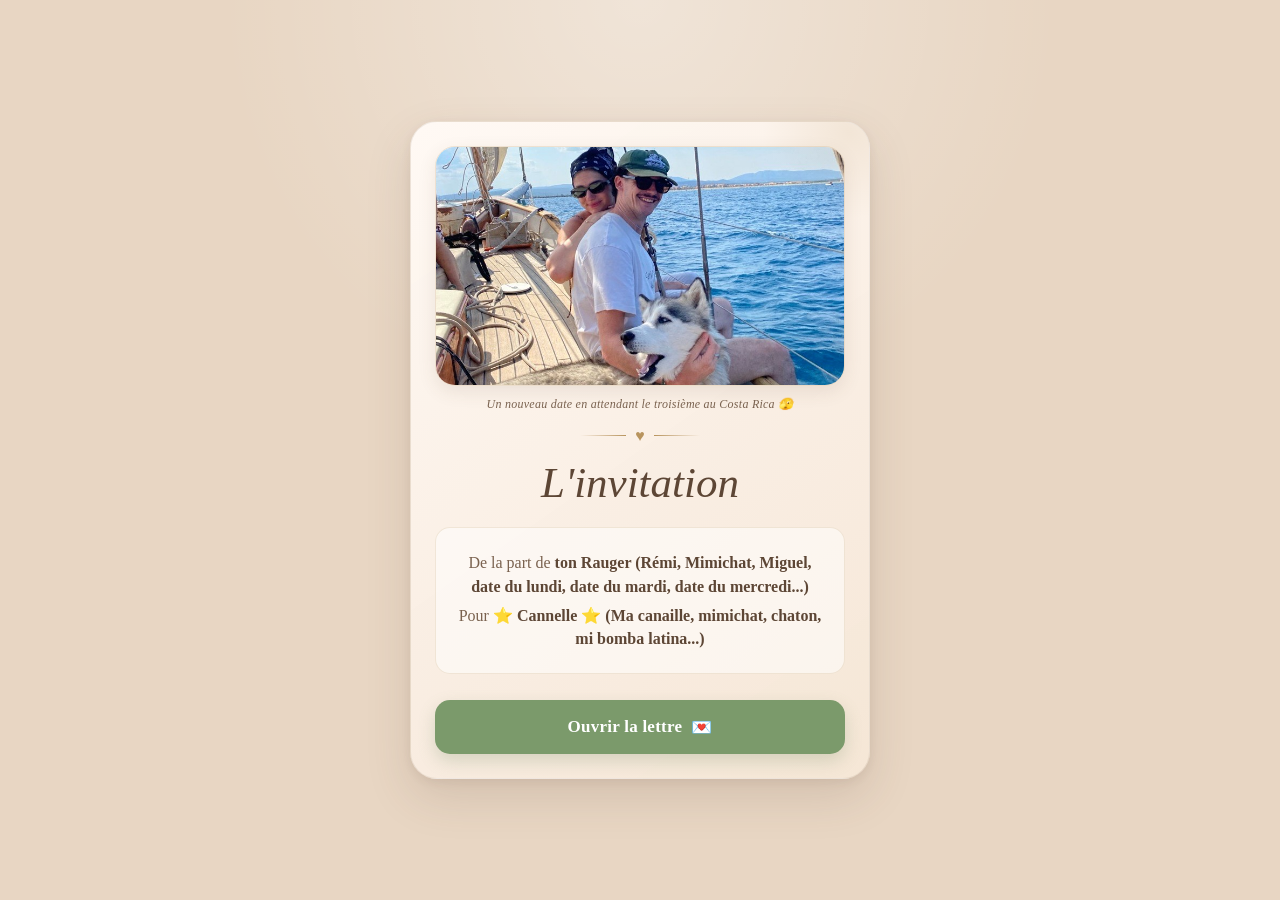
<file: index.html>
<!DOCTYPE html>
<html lang="fr">
<head>
    <meta charset="UTF-8">

    <meta
        name="viewport"
        content="width=device-width, initial-scale=1, viewport-fit=cover"
    >

    <meta
        name="theme-color"
        content="#e8d6c3"
    >

    <title>Invitation pour Cannelle</title>

    <link rel="stylesheet" href="style.css">
</head>

<body>
    <main class="page">
        <article class="card">
            <img src="images/Image16.jpg" class="hero-photo" alt="">
            <p class="photo-caption">
                Un nouveau date en attendant le troisième au Costa Rica 🫣
            </p>

            <div class="ornament" aria-hidden="true">
                ♥
            </div>

            <h1 class="page-title">
                L'invitation
            </h1>

            <div class="invitation-details">
                <p>
                    De la part de
                    <strong>
                        ton Rauger 
                        (Rémi, Mimichat, Miguel, date du lundi, date du mardi, date du mercredi...)
                    </strong>
                </p>

                <p>
                    Pour
                    <strong>
                        ⭐ Cannelle ⭐
                        (Ma canaille, mimichat, chaton, mi bomba latina...)
                    </strong>
                </p>
            </div>

            <button
                type="button"
                class="primary-button transition-link"
                data-href="invitation.html"
            >
                <span>Ouvrir la lettre</span>
                <span aria-hidden="true">💌</span>
            </button>
        </article>
    </main>

    <script>
        document
            .querySelectorAll(".transition-link")
            .forEach(function (button) {
                button.addEventListener("click", function () {
                    const destination = button.dataset.href;
                    const page = document.querySelector(".page");

                    page.classList.add("page-exit");

                    window.setTimeout(function () {
                        window.location.href = destination;
                    }, 330);
                });
            });
    </script>
</body>
</html>
</file>
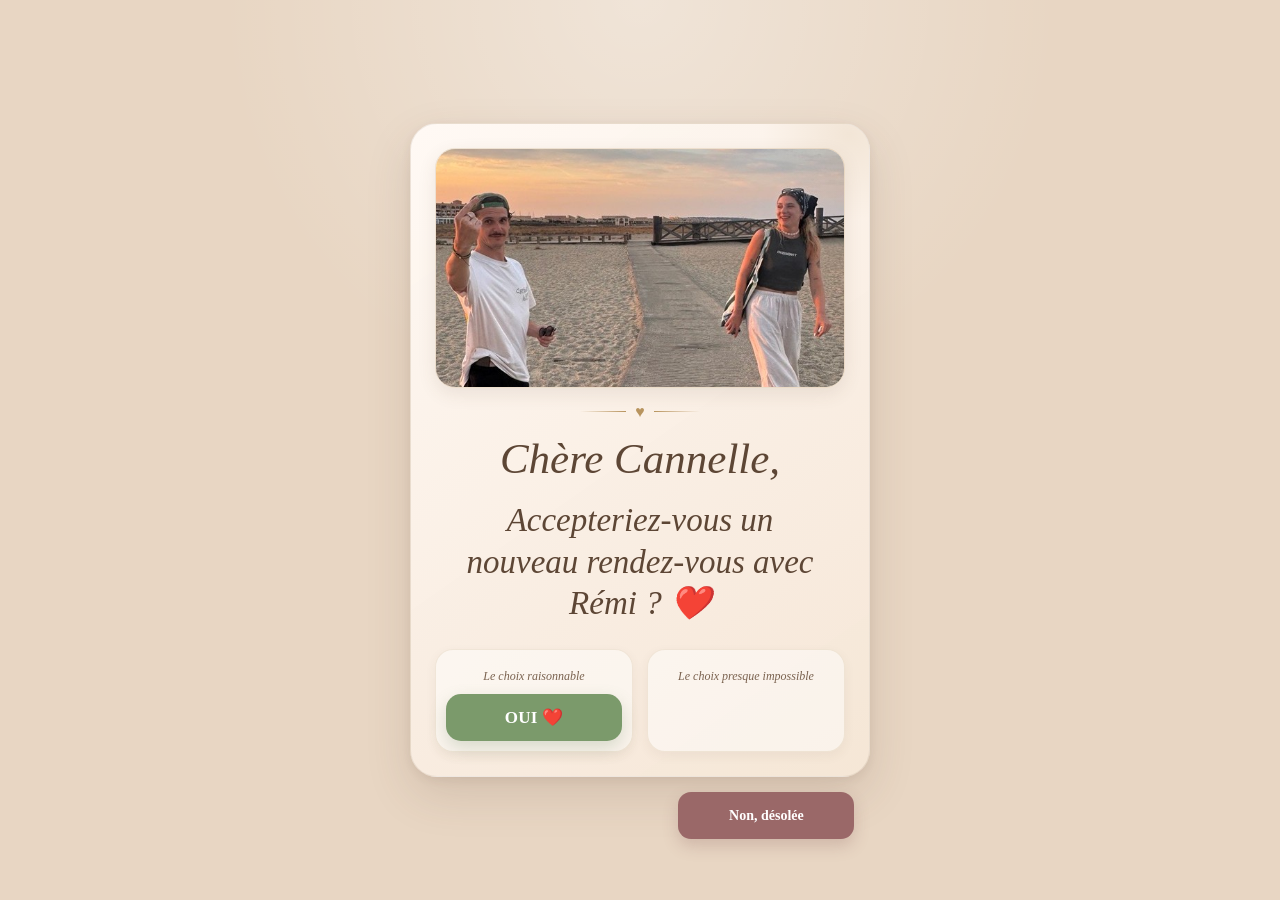
<file: invitation.html>
<!DOCTYPE html>
<html lang="fr">
<head>
    <meta charset="UTF-8">

    <meta
        name="viewport"
        content="width=device-width, initial-scale=1, viewport-fit=cover"
    >

    <meta
        name="theme-color"
        content="#e8d6c3"
    >

    <title>L’invitation</title>

    <link rel="stylesheet" href="style.css">
</head>

<body>
    <main class="page">
        <article class="container">
            <img src="images/Image17.jpg" class="top-img" alt="">
            <div class="ornament" aria-hidden="true">
                ♥
            </div>

            <h1 class="page-title">
                Chère Cannelle,
            </h1>

            <h2 class="question-title">
                Accepteriez-vous un nouveau rendez-vous avec Rémi&nbsp;? ❤️
            </h2>

            <section class="options" aria-label="Réponse à l’invitation">
                <div class="choice">

                    <span class="choice-label">
                        Le choix raisonnable
                    </span>

                    <button
                        type="button"
                        class="btn-yes"
                        id="yesButton"
                    >
                        OUI ❤️
                    </button>
                </div>

                <div class="choice">

                    <span class="choice-label">
                        Le choix presque impossible
                    </span>
                </div>
            </section>
        </article>
    </main>

    <button
        type="button"
        class="no-btn"
        id="noButton"
        aria-label="Refuser l’invitation"
    >
        Non, désolée
    </button>

    <script src="script.js"></script>
</body>
</html>
</file>
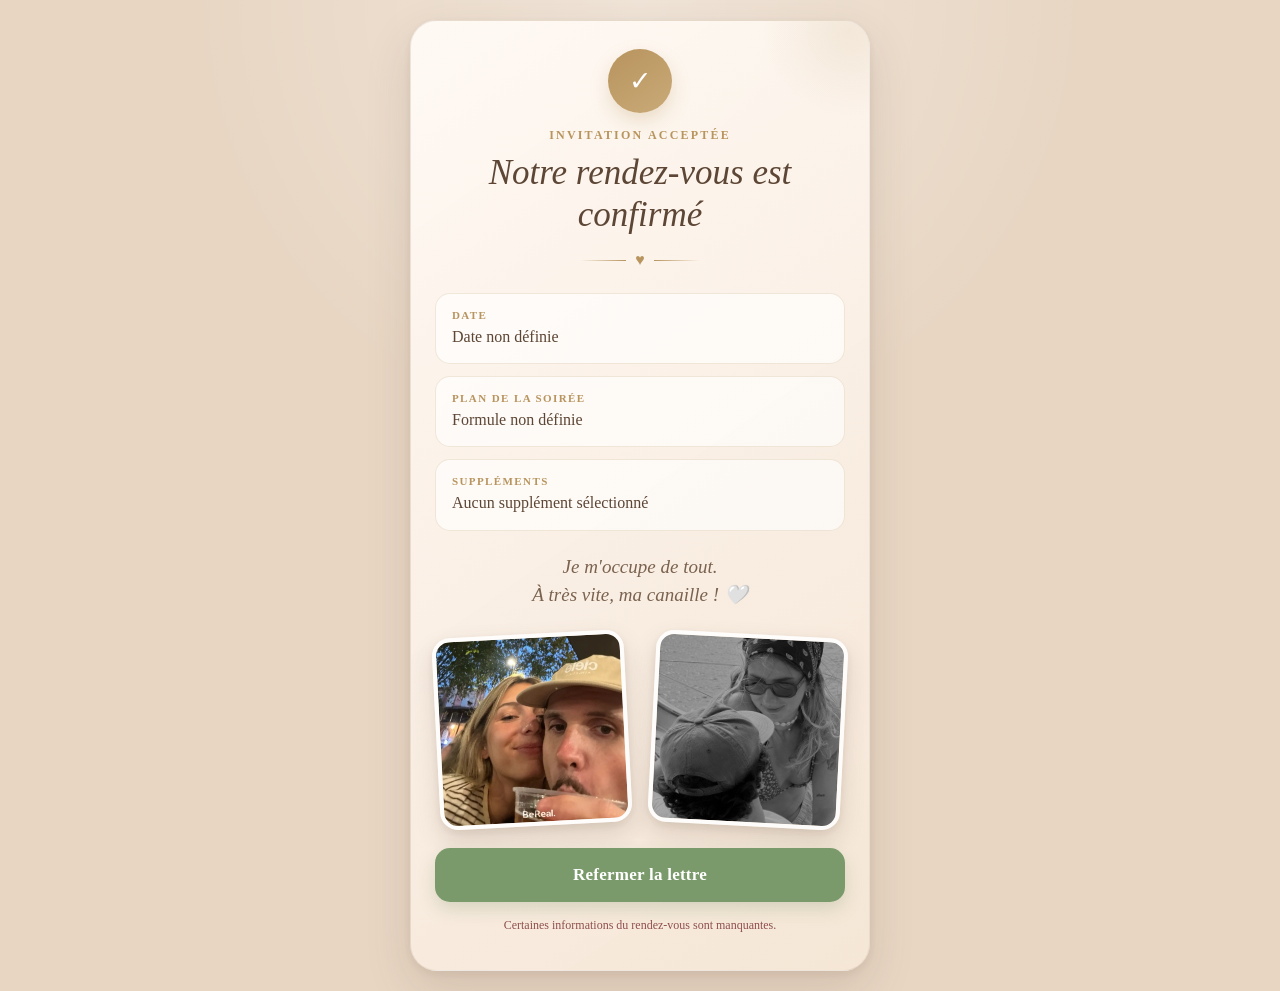
<file: rendezvous.html>
<!DOCTYPE html>
<html lang="fr">
<head>
    <meta charset="UTF-8">

    <meta
        name="viewport"
        content="width=device-width, initial-scale=1, viewport-fit=cover"
    >

    <meta
        name="theme-color"
        content="#e8d6c3"
    >

    <title>Notre rendez-vous est confirmé</title>

    <link rel="stylesheet" href="style.css">
</head>

<body>
    <main class="page">
        <article class="card confirmation-card">
            <div class="confirmation-icon" aria-hidden="true">
                ✓
            </div>

            <p class="page-label">
                Invitation acceptée
            </p>

            <h1 class="confirmation-title">
                Notre rendez-vous est confirmé
            </h1>

            <div class="ornament" aria-hidden="true">
                ♥
            </div>

            <section
                class="summary"
                id="summary"
                aria-label="Récapitulatif du rendez-vous"
            >
                <div class="summary-item">
                    <span class="summary-label">
                        Date
                    </span>

                    <span
                        class="summary-value"
                        id="selected-date"
                    >
                        Chargement…
                    </span>
                </div>

                <div class="summary-item">
                    <span class="summary-label">
                        Plan de la soirée
                    </span>

                    <span
                        class="summary-value"
                        id="selected-activity"
                    >
                        Chargement…
                    </span>
                </div>

                <div class="summary-item">
                    <span class="summary-label">
                        Suppléments
                    </span>

                    <div
                        class="summary-value"
                        id="selected-supplements"
                    >
                        Chargement…
                    </div>
                </div>
            </section>

            <p class="final-message">
                Je m'occupe de tout.<br>
                À très vite, ma canaille&nbsp;! 🤍
            </p>

            <div class="bottom-images" aria-label="Nos souvenirs">
                <img
                    src="images/Image15.jpg"
                    class="bottom-image"
                    alt="Photo souvenir"
                >
            
                <img
                    src="images/Image18.jpg"
                    class="bottom-image"
                    alt="Photo souvenir"
                >
            </div>

            <button
                type="button"
                class="close-button"
                id="close-button"
            >
                Refermer la lettre
            </button>

            <p
                class="status-message"
                id="status-message"
                aria-live="polite"
            ></p>
        </article>
    </main>

    <script>
        const dateValue = localStorage.getItem("date");
        const activityValue = localStorage.getItem("activite");

        let supplements = [];

        try {
            supplements = JSON.parse(
                localStorage.getItem("supplements") || "[]"
            );

            if (!Array.isArray(supplements)) {
                supplements = [];
            }
        } catch (error) {
            supplements = [];
        }

        /*
         * Compatibilité avec les anciennes sauvegardes
         * séparées de balade et chauffeur.
         */
        if (
            supplements.length === 0 &&
            localStorage.getItem("balade") === "true"
        ) {
            supplements.push("Balade accompagnée");
        }

        if (
            !supplements.includes("Chauffeur privé") &&
            localStorage.getItem("chauffeur") === "true"
        ) {
            supplements.push("Chauffeur privé");
        }

        const dateElement =
            document.getElementById("selected-date");

        const activityElement =
            document.getElementById("selected-activity");

        const supplementsElement =
            document.getElementById("selected-supplements");

        const closeButton =
            document.getElementById("close-button");

        const statusMessage =
            document.getElementById("status-message");

        const page =
            document.querySelector(".page");

        function formatFrenchDate(dateString) {
            if (!dateString) {
                return "Date non définie";
            }

            /*
             * Le T12:00 évite qu’un changement de fuseau horaire
             * décale la date au jour précédent.
             */
            const date = new Date(`${dateString}T12:00:00`);

            if (Number.isNaN(date.getTime())) {
                return dateString;
            }

            return new Intl.DateTimeFormat(
                "fr-FR",
                {
                    weekday: "long",
                    day: "numeric",
                    month: "long",
                    year: "numeric"
                }
            ).format(date);
        }

        function displaySummary() {
            dateElement.textContent =
                formatFrenchDate(dateValue);

            activityElement.textContent =
                activityValue || "Formule non définie";

            supplementsElement.replaceChildren();

            if (supplements.length === 0) {
                supplementsElement.textContent =
                    "Aucun supplément sélectionné";

                return;
            }

            const list = document.createElement("ul");
            list.className = "supplement-list";

            supplements.forEach(function (supplement) {
                const item = document.createElement("li");
                item.textContent = supplement;
                list.appendChild(item);
            });

            supplementsElement.appendChild(list);
        }

        async function sendResult() {
            if (!dateValue || !activityValue) {
                statusMessage.textContent =
                    "Certaines informations du rendez-vous sont manquantes.";

                statusMessage.classList.add("error");
                return;
            }

            /*
             * Cette clé empêche un deuxième envoi lorsque
             * la page est simplement actualisée.
             */
            const submissionIdentifier = [
                dateValue,
                activityValue,
                supplements.join("|")
            ].join("__");

            const lastSubmission =
                sessionStorage.getItem("lastSubmission");

            if (lastSubmission === submissionIdentifier) {
                return;
            }

            statusMessage.textContent =
                "Confirmation en cours d’envoi…";

            try {
                const response = await fetch(
                    "https://formspree.io/f/xkoldvab",
                    {
                        method: "POST",

                        headers: {
                            "Content-Type": "application/json",
                            "Accept": "application/json"
                        },

                        body: JSON.stringify({
                            "Date choisie":
                                formatFrenchDate(dateValue),

                            "Formule choisie":
                                activityValue,

                            "Suppléments":
                                supplements.length > 0
                                    ? supplements.join(", ")
                                    : "Aucun supplément"
                        })
                    }
                );

                if (!response.ok) {
                    throw new Error(
                        `Erreur HTTP ${response.status}`
                    );
                }

                sessionStorage.setItem(
                    "lastSubmission",
                    submissionIdentifier
                );

                statusMessage.textContent =
                    "Votre réponse a bien été enregistrée 🤍";
            } catch (error) {
                console.error(
                    "Erreur lors de l’envoi :",
                    error
                );

                statusMessage.textContent =
                    "Le rendez-vous est enregistré sur cet appareil, mais l’envoi de la confirmation a échoué.";

                statusMessage.classList.add("error");
            }
        }

        closeButton.addEventListener("click", function () {
            page.classList.add("page-exit");

            window.setTimeout(function () {
                window.location.href =
                    "https://www.instagram.com/_rauger_/";
            }, 330);
        });

        displaySummary();
        sendResult();
    </script>
</body>
</html>
</file>
<file: style.css>
:root {
    --fond-page: #e8d6c3;
    --fond-carte: #f5e6d6;
    --fond-blanc: #fffdf9;
    --fond-selection: #fff8ee;

    --texte-principal: #5d4635;
    --texte-secondaire: #7a624f;

    --dore: #b8945e;
    --dore-clair: #e4d3c2;

    --vert: #7b9a6b;
    --vert-fonce: #68865a;

    --rouge-doux: #9a6868;
    --rouge-fonce: #805555;

    --ombre-legere: 0 6px 18px rgba(93, 70, 53, 0.1);
    --ombre-carte: 0 18px 45px rgba(93, 70, 53, 0.15);
}

/* -------------------------------- */
/* BASE GÉNÉRALE                    */
/* -------------------------------- */

* {
    box-sizing: border-box;
}

html {
    min-height: 100%;
    background: var(--fond-page);
}

body {
    margin: 0;
    min-height: 100vh;
    min-height: 100dvh;

    padding:
        max(20px, env(safe-area-inset-top))
        max(16px, env(safe-area-inset-right))
        max(20px, env(safe-area-inset-bottom))
        max(16px, env(safe-area-inset-left));

    display: flex;
    justify-content: center;
    align-items: center;

    color: var(--texte-principal);

    background:
        radial-gradient(
            circle at top,
            rgba(255, 255, 255, 0.35),
            transparent 38%
        ),
        var(--fond-page);

    font-family: Georgia, "Times New Roman", serif;
}

button,
a {
    -webkit-tap-highlight-color: transparent;
}

button {
    font-family: Georgia, "Times New Roman", serif;
}

img {
    display: block;
    max-width: 100%;
}

.page {
    width: 100%;
    max-width: 460px;
    margin: auto;

    opacity: 0;
    transform: translateY(18px);

    animation: apparitionPage 700ms ease forwards;
}

/* -------------------------------- */
/* CARTE PRINCIPALE                 */
/* -------------------------------- */

.card,
.container {
    position: relative;
    width: 100%;
    padding: 24px;

    text-align: center;

    background:
        linear-gradient(
            145deg,
            rgba(255, 250, 245, 0.97),
            rgba(245, 230, 214, 0.98)
        );

    border: 1px solid rgba(93, 70, 53, 0.09);
    border-radius: 27px;

    box-shadow:
        var(--ombre-carte),
        0 3px 10px rgba(93, 70, 53, 0.08);

    overflow: hidden;
}

/* Petit reflet décoratif */

.card::before,
.container::before {
    content: "";
    position: absolute;
    top: -80px;
    right: -70px;

    width: 180px;
    height: 180px;

    background:
        radial-gradient(
            circle,
            rgba(184, 148, 94, 0.14),
            transparent 68%
        );

    border-radius: 50%;
    pointer-events: none;
}

.page-label {
    margin: 0 0 9px;

    color: var(--dore);

    font-size: 12px;
    font-weight: bold;
    letter-spacing: 2.2px;
    text-transform: uppercase;
}

.page-title {
    margin: 0;

    color: var(--texte-principal);

    font-family:
        "Palatino Linotype",
        Palatino,
        "Book Antiqua",
        Georgia,
        serif;

    font-size: clamp(32px, 9vw, 43px);
    font-weight: normal;
    font-style: italic;
    line-height: 1.08;
}

.page-subtitle {
    max-width: 340px;
    margin: 13px auto 0;

    color: var(--texte-secondaire);

    font-size: 15px;
    line-height: 1.65;
}

.ornament {
    display: flex;
    justify-content: center;
    align-items: center;
    gap: 9px;

    margin: 15px auto;
    color: var(--dore);
}

.ornament::before,
.ornament::after {
    content: "";
    width: 46px;
    height: 1px;

    background:
        linear-gradient(
            90deg,
            transparent,
            var(--dore)
        );
}

.ornament::after {
    transform: rotate(180deg);
}

/* -------------------------------- */
/* IMAGES                           */
/* -------------------------------- */

.hero-photo,
.top-img {
    width: 100%;
    height: 240px;

    object-fit: cover;
    object-position: center;

    border: 1px solid rgba(184, 148, 94, 0.22);
    border-radius: 20px;

    box-shadow: var(--ombre-legere);

    transition:
        transform 500ms ease,
        filter 500ms ease;
}

.hero-photo:hover,
.top-img:hover {
    transform: scale(1.012);
    filter: saturate(1.04);
}

.photo-caption {
    margin: 11px 0 0;

    color: var(--texte-secondaire);

    font-size: 12px;
    font-style: italic;
    letter-spacing: 0.25px;
}

/* -------------------------------- */
/* BOUTONS                          */
/* -------------------------------- */

.primary-button,
.btn-yes,
.close-button {
    position: relative;
    display: inline-flex;
    justify-content: center;
    align-items: center;
    gap: 9px;

    width: 100%;
    min-height: 54px;
    margin-top: 22px;
    padding: 15px 22px;

    overflow: hidden;

    color: white;
    background: var(--vert);

    border: none;
    border-radius: 15px;

    box-shadow: 0 7px 17px rgba(104, 134, 90, 0.24);

    font-size: 17px;
    font-weight: bold;
    letter-spacing: 0.25px;
    text-decoration: none;

    cursor: pointer;
    touch-action: manipulation;

    transition:
        transform 180ms ease,
        background-color 180ms ease,
        box-shadow 180ms ease;
}

.primary-button::before,
.btn-yes::before,
.close-button::before {
    content: "";
    position: absolute;
    top: 0;
    left: -120%;

    width: 70%;
    height: 100%;

    background:
        linear-gradient(
            90deg,
            transparent,
            rgba(255, 255, 255, 0.28),
            transparent
        );

    transform: skewX(-18deg);
    transition: left 550ms ease;
}

.primary-button:hover::before,
.btn-yes:hover::before,
.close-button:hover::before {
    left: 150%;
}

.primary-button:hover,
.btn-yes:hover,
.close-button:hover {
    background: var(--vert-fonce);
    transform: translateY(-2px);

    box-shadow: 0 11px 22px rgba(104, 134, 90, 0.28);
}

.primary-button:active,
.btn-yes:active,
.close-button:active {
    transform: scale(0.985);
}

button:focus-visible,
a:focus-visible {
    outline: 3px solid rgba(184, 148, 94, 0.42);
    outline-offset: 3px;
}

/* -------------------------------- */
/* PAGE D’ACCUEIL                   */
/* -------------------------------- */

.invitation-details {
    margin: 21px 0 4px;
    padding: 17px;

    background: rgba(255, 255, 255, 0.53);
    border: 1px solid rgba(184, 148, 94, 0.19);
    border-radius: 15px;
}

.invitation-details p {
    margin: 6px 0;

    color: var(--texte-secondaire);

    font-size: 16px;
    line-height: 1.45;
}

.invitation-details strong {
    color: var(--texte-principal);
}

/* -------------------------------- */
/* PAGE INVITATION                  */
/* -------------------------------- */

.question-title {
    max-width: 370px;
    margin: 18px auto 0;

    color: var(--texte-principal);

    font-family:
        "Palatino Linotype",
        Palatino,
        "Book Antiqua",
        Georgia,
        serif;

    font-size: clamp(25px, 7vw, 33px);
    font-weight: normal;
    font-style: italic;
    line-height: 1.25;
}

.options {
    display: grid;
    grid-template-columns: 1fr 1fr;
    gap: 14px;

    margin-top: 25px;
}

.choice {
    position: relative;

    padding: 10px;

    background: rgba(255, 255, 255, 0.48);
    border: 1px solid rgba(184, 148, 94, 0.17);
    border-radius: 18px;

    box-shadow: 0 4px 12px rgba(93, 70, 53, 0.06);

    transition:
        transform 200ms ease,
        box-shadow 200ms ease;
}

.choice:hover {
    transform: translateY(-3px);
    box-shadow: 0 9px 18px rgba(93, 70, 53, 0.1);
}

.choice img {
    width: 100%;
    height: 150px;

    object-fit: cover;
    border-radius: 13px;
}

.choice-label {
    display: block;
    margin-top: 9px;

    color: var(--texte-secondaire);

    font-size: 12px;
    font-style: italic;
}

.btn-yes {
    margin-top: 10px;
    min-height: 47px;
    padding: 11px;
}

.no-btn {
    position: fixed;
    z-index: 9999;

    left: 53%;
    top: 88%;

    width: 176px;
    min-height: 47px;
    padding: 10px 12px;

    color: white;
    background: var(--rouge-doux);

    border: none;
    border-radius: 13px;

    box-shadow: 0 7px 16px rgba(128, 85, 85, 0.24);

    font-size: 14px;
    font-weight: bold;

    cursor: pointer;
    touch-action: manipulation;

    transition:
        left 170ms ease,
        top 170ms ease,
        transform 170ms ease,
        background-color 170ms ease;
}

.no-btn:hover {
    background: var(--rouge-fonce);
}

/* -------------------------------- */
/* PAGE DE CONFIRMATION             */
/* -------------------------------- */

.confirmation-card {
    padding-top: 28px;
}

.confirmation-icon {
    width: 64px;
    height: 64px;
    margin: 0 auto 15px;

    display: flex;
    justify-content: center;
    align-items: center;

    color: white;
    background:
        linear-gradient(
            145deg,
            var(--dore),
            #c9aa78
        );

    border-radius: 50%;

    box-shadow: 0 8px 18px rgba(184, 148, 94, 0.26);

    font-size: 27px;

    animation: apparitionCoeur 540ms ease-out 300ms both;
}

.confirmation-title {
    margin: 0;

    color: var(--texte-principal);

    font-family:
        "Palatino Linotype",
        Palatino,
        Georgia,
        serif;

    font-size: clamp(27px, 8vw, 35px);
    font-weight: normal;
    font-style: italic;
    line-height: 1.2;
}

.summary {
    display: grid;
    gap: 12px;

    margin-top: 24px;
    text-align: left;
}

.summary-item {
    padding: 15px 16px;

    background: rgba(255, 255, 255, 0.6);
    border: 1px solid rgba(184, 148, 94, 0.2);
    border-radius: 15px;

    animation: apparitionElement 550ms ease both;
}

.summary-item:nth-child(2) {
    animation-delay: 100ms;
}

.summary-item:nth-child(3) {
    animation-delay: 200ms;
}

.summary-label {
    display: block;
    margin-bottom: 4px;

    color: var(--dore);

    font-size: 11px;
    font-weight: bold;
    letter-spacing: 1.4px;
    text-transform: uppercase;
}

.summary-value {
    display: block;

    color: var(--texte-principal);

    font-size: 16px;
    line-height: 1.45;
}

.supplement-list {
    margin: 5px 0 0;
    padding-left: 19px;

    color: var(--texte-principal);
}

.supplement-list li {
    margin: 5px 0;
    line-height: 1.4;
}

.final-message {
    margin: 22px 0 0;

    color: var(--texte-secondaire);

    font-family:
        "Palatino Linotype",
        Palatino,
        Georgia,
        serif;

    font-size: 19px;
    font-style: italic;
    line-height: 1.5;
}

.bottom-images {
    display: flex;
    justify-content: center;
    align-items: center;
    gap: 24px;

    width: 100%;
    margin: 24px auto 0;
}

.bottom-image {
    display: block;

    width: 192px;
    height: 192px;

    flex: 0 0 192px;

    margin: 0;

    object-fit: cover;
    object-position: center;

    border: 4px solid rgba(255, 255, 255, 0.85);

    border-radius: 18px;

    box-shadow:
        0 12px 24px rgba(93, 70, 53, 0.18),
        0 3px 8px rgba(93, 70, 53, 0.08);

    transition:
        transform 250ms ease,
        box-shadow 250ms ease;
}

/* Effet album photo */
.bottom-image:first-child {
    transform: rotate(-3deg);
}

.bottom-image:last-child {
    transform: rotate(3deg);
}

/* Hover souris */
@media (hover: hover) and (pointer: fine) {
    .bottom-image:first-child:hover {
        transform: rotate(-1deg) translateY(-6px) scale(1.05);
    }

    .bottom-image:last-child:hover {
        transform: rotate(1deg) translateY(-6px) scale(1.05);
    }

    .bottom-image:hover {
        box-shadow:
            0 16px 30px rgba(93, 70, 53, 0.24),
            0 4px 10px rgba(93, 70, 53, 0.12);
    }
}
/* -------------------------------- */
/* MESSAGES                         */
/* -------------------------------- */

.status-message {
    margin-top: 14px;

    color: var(--texte-secondaire);

    font-size: 12px;
    line-height: 1.5;
}

.status-message.error {
    color: #8f4f4f;
}

/* -------------------------------- */
/* TRANSITIONS                      */
/* -------------------------------- */

.page-exit {
    opacity: 0 !important;
    transform: translateY(-10px) scale(0.99) !important;

    transition:
        opacity 350ms ease,
        transform 350ms ease;
}

@keyframes apparitionPage {
    from {
        opacity: 0;
        transform: translateY(18px);
    }

    to {
        opacity: 1;
        transform: translateY(0);
    }
}

@keyframes apparitionElement {
    from {
        opacity: 0;
        transform: translateY(9px);
    }

    to {
        opacity: 1;
        transform: translateY(0);
    }
}

@keyframes apparitionCoeur {
    0% {
        opacity: 0;
        transform: scale(0.45) rotate(-12deg);
    }

    70% {
        transform: scale(1.09) rotate(3deg);
    }

    100% {
        opacity: 1;
        transform: scale(1) rotate(0);
    }
}

/* -------------------------------- */
/* MOBILE                           */
/* -------------------------------- */

@media (max-width: 420px) {
    .bottom-images {
        gap: 14px;
    }

    .bottom-image {
        width: 150px;
        height: 150px;
        flex-basis: 150px;
    }
    body {
        padding-right: 12px;
        padding-left: 12px;
    }

    .card,
    .container {
        padding: 18px;
        border-radius: 23px;
    }

    .hero-photo,
    .top-img {
        height: 215px;
    }

    .options {
        gap: 10px;
    }

    .choice {
        padding: 8px;
    }

    .choice img {
        height: 125px;
    }

    .btn-yes {
        font-size: 15px;
    }

    .no-btn {
        width: 164px;
        font-size: 13px;
    }
}

@media (max-width: 340px) {
    .bottom-images {
        gap: 10px;
    }

    .bottom-image {
        width: 125px;
        height: 125px;
        flex-basis: 125px;
        border-width: 3px;
    }
}

/* -------------------------------- */
/* ACCESSIBILITÉ                    */
/* -------------------------------- */

@media (prefers-reduced-motion: reduce) {
    *,
    *::before,
    *::after {
        scroll-behavior: auto !important;
        animation-duration: 0.01ms !important;
        animation-iteration-count: 1 !important;
        transition-duration: 0.01ms !important;
    }
}
</file>
